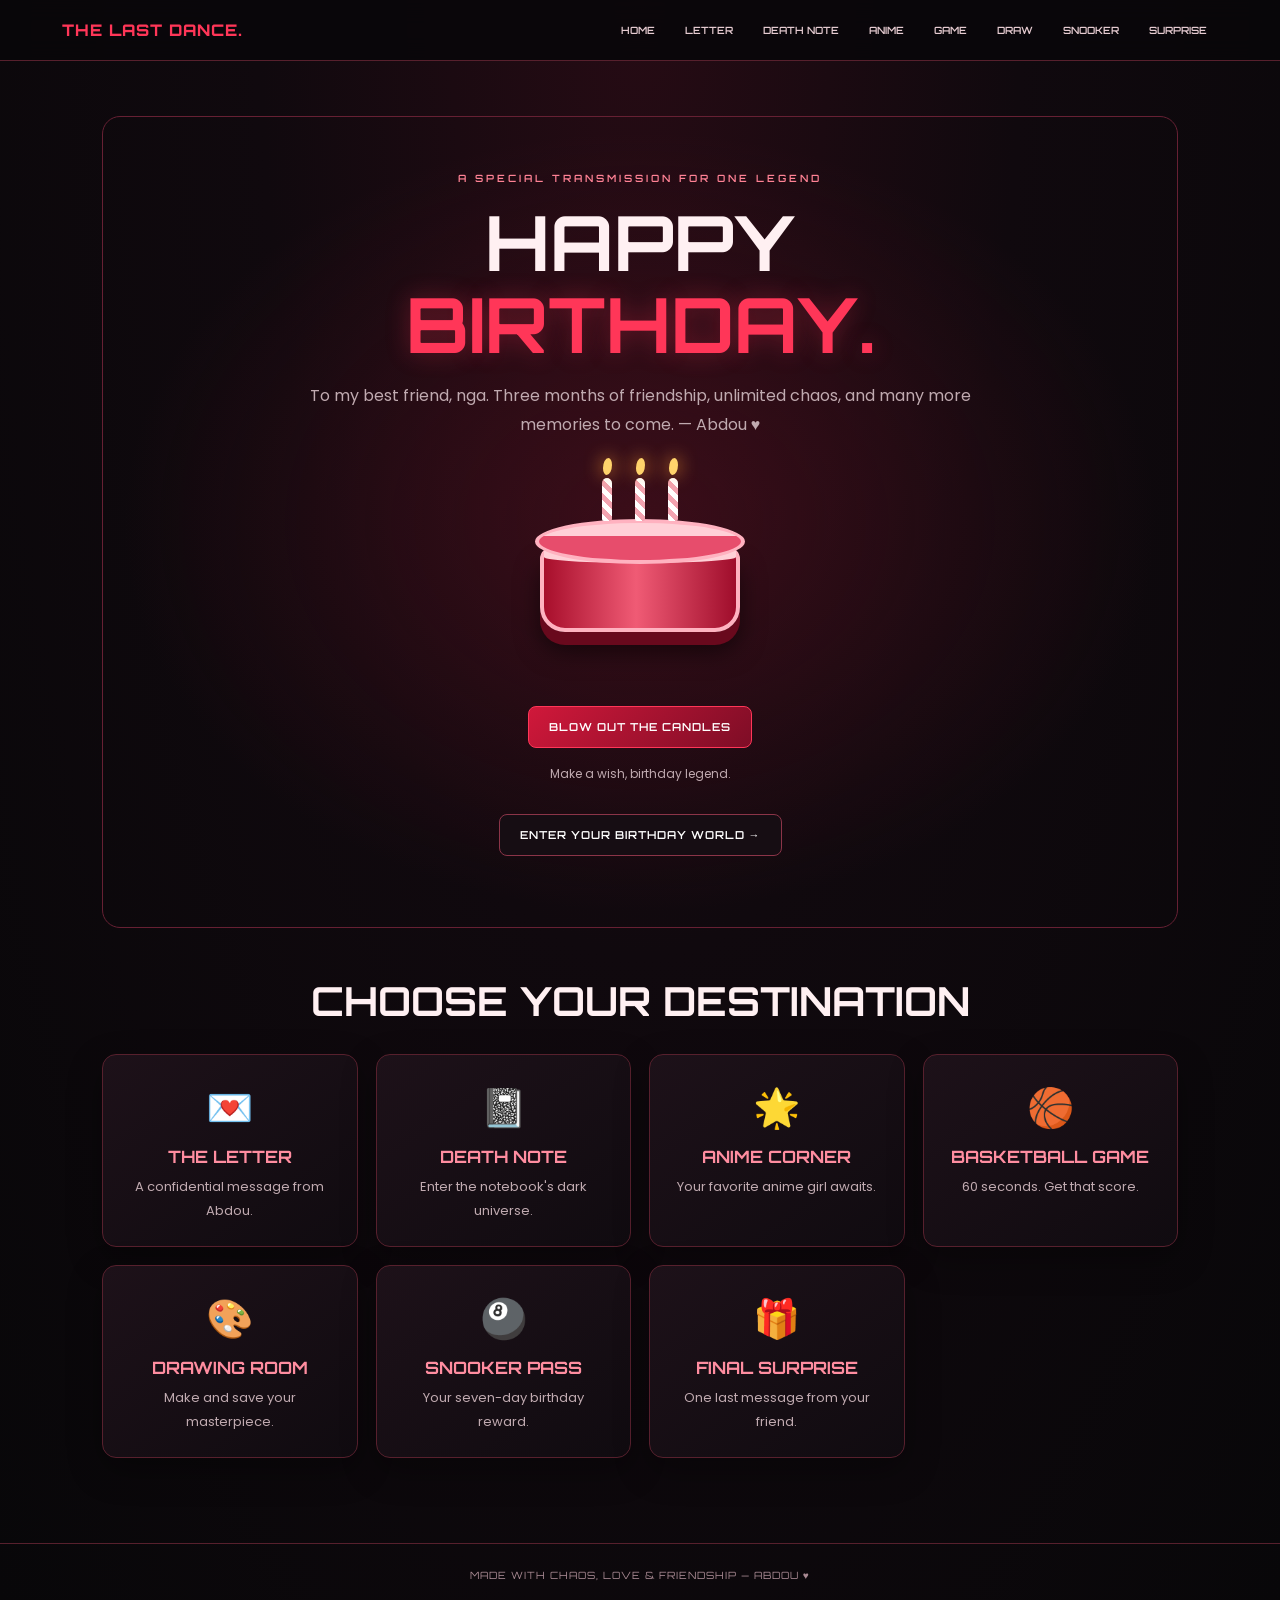
<file: index.html>
<!DOCTYPE html>
<html lang="en"><head><meta charset="UTF-8">
<meta name="viewport" content="width=device-width, initial-scale=1.0">
<title>Birthday World | The Last Dance</title>
<link rel="stylesheet" href="style.css">
<link rel="icon" type="image/svg+xml" href="basketball.svg">
</head>
<body>
<header><nav class="nav">
<a class="brand" href="index.html">THE LAST DANCE<span>.</span></a>
<div class="navlinks">
<a href="index.html">HOME</a><a href="letter.html">LETTER</a><a href="deathnote.html">DEATH NOTE</a><a href="anime.html">ANIME</a><a href="game.html">GAME</a><a href="draw.html">DRAW</a><a href="snooker.html">SNOOKER</a><a href="surprise.html">SURPRISE</a>
</div></nav></header>
<main>
<section class="hero">
<p class="kicker">A SPECIAL TRANSMISSION FOR ONE LEGEND</p>
<h1>HAPPY<br><span>BIRTHDAY.</span></h1>
<p class="lead">To my best friend, nga. Three months of friendship, unlimited chaos, and many more memories to come. — Abdou ♥</p>
<div class="cake-wrap">
<div class="candles"><div class="candle"><i class="flame"></i></div><div class="candle"><i class="flame"></i></div><div class="candle"><i class="flame"></i></div></div>
<div class="cake-top"></div><div class="cake-body"></div>
</div>
<button class="btn" id="blowCandles">BLOW OUT THE CANDLES</button>
<p id="cakeMessage" class="caption">Make a wish, birthday legend.</p>
<p style="margin-top:24px"><a class="btn secondary" href="letter.html">ENTER YOUR BIRTHDAY WORLD →</a></p>
</section>
<h2 class="section-title" style="margin-top:48px">CHOOSE YOUR DESTINATION</h2>
<div class="grid">
<a class="card tile" href="letter.html"><div class="symbol">💌</div><h3>THE LETTER</h3><p>A confidential message from Abdou.</p></a>
<a class="card tile" href="deathnote.html"><div class="symbol">📓</div><h3>DEATH NOTE</h3><p>Enter the notebook's dark universe.</p></a>
<a class="card tile" href="anime.html"><div class="symbol">🌟</div><h3>ANIME CORNER</h3><p>Your favorite anime girl awaits.</p></a>
<a class="card tile" href="game.html"><div class="symbol">🏀</div><h3>BASKETBALL GAME</h3><p>60 seconds. Get that score.</p></a>
<a class="card tile" href="draw.html"><div class="symbol">🎨</div><h3>DRAWING ROOM</h3><p>Make and save your masterpiece.</p></a>
<a class="card tile" href="snooker.html"><div class="symbol">🎱</div><h3>SNOOKER PASS</h3><p>Your seven-day birthday reward.</p></a>
<a class="card tile" href="surprise.html"><div class="symbol">🎁</div><h3>FINAL SURPRISE</h3><p>One last message from your friend.</p></a>
</div>
</main><footer>MADE WITH CHAOS, LOVE & FRIENDSHIP — ABDOU ♥</footer>
<script src="script.js"></script></body></html>
</file>
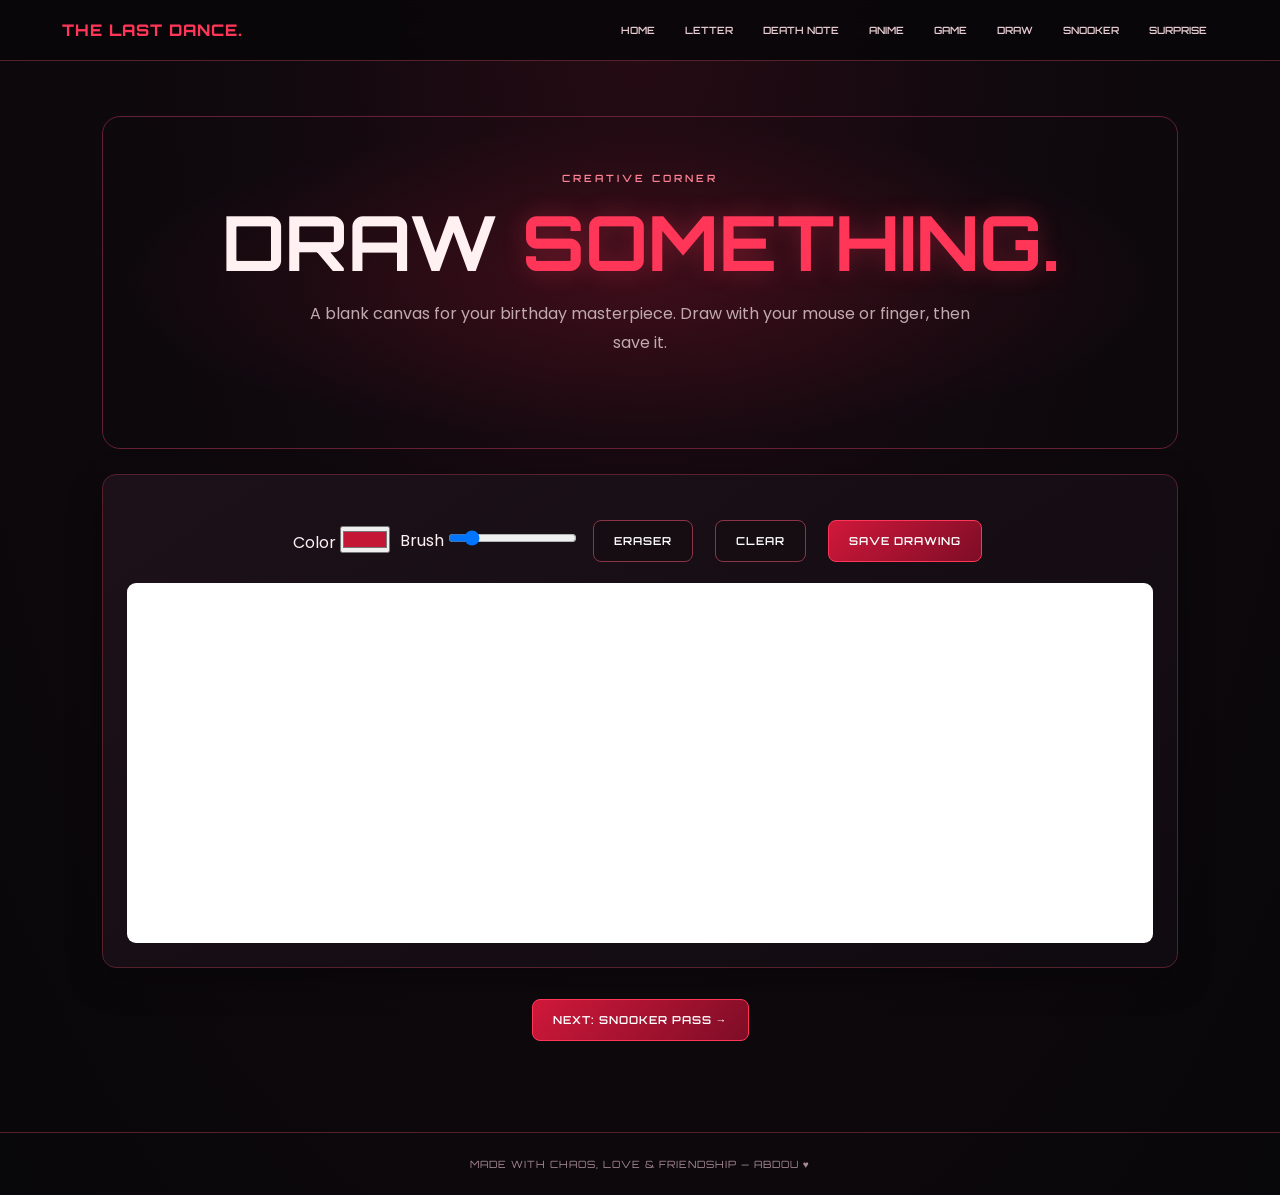
<file: draw.html>
<!DOCTYPE html>
<html lang="en"><head><meta charset="UTF-8"><meta name="viewport" content="width=device-width, initial-scale=1.0">
<title>Drawing Room | The Last Dance</title><link rel="stylesheet" href="style.css"></head><body>

<header><nav class="nav">
<a class="brand" href="index.html">THE LAST DANCE<span>.</span></a>
<div class="navlinks">
<a href="index.html">HOME</a><a href="letter.html">LETTER</a><a href="deathnote.html">DEATH NOTE</a><a href="anime.html">ANIME</a><a href="game.html">GAME</a><a href="draw.html">DRAW</a><a href="snooker.html">SNOOKER</a><a href="surprise.html">SURPRISE</a>
</div></nav></header>
<main>
<section class="hero"><p class="kicker">CREATIVE CORNER</p><h1>DRAW <span>SOMETHING.</span></h1><p class="lead">A blank canvas for your birthday masterpiece. Draw with your mouse or finger, then save it.</p></section>
<div class="card" style="margin-top:25px"><div class="tools"><label>Color <input type="color" id="color" value="#c41635"></label><label>Brush <input type="range" id="size" min="1" max="35" value="6"></label><button class="btn secondary" id="eraser">ERASER</button><button class="btn secondary" id="clear">CLEAR</button><button class="btn" id="save">SAVE DRAWING</button></div><canvas id="drawCanvas"></canvas></div>
<div class="center" style="margin-top:25px"><a class="btn" href="snooker.html">NEXT: SNOOKER PASS →</a></div>
</main><footer>MADE WITH CHAOS, LOVE & FRIENDSHIP — ABDOU ♥</footer>
<script src="script.js"></script></body></html>
</file>
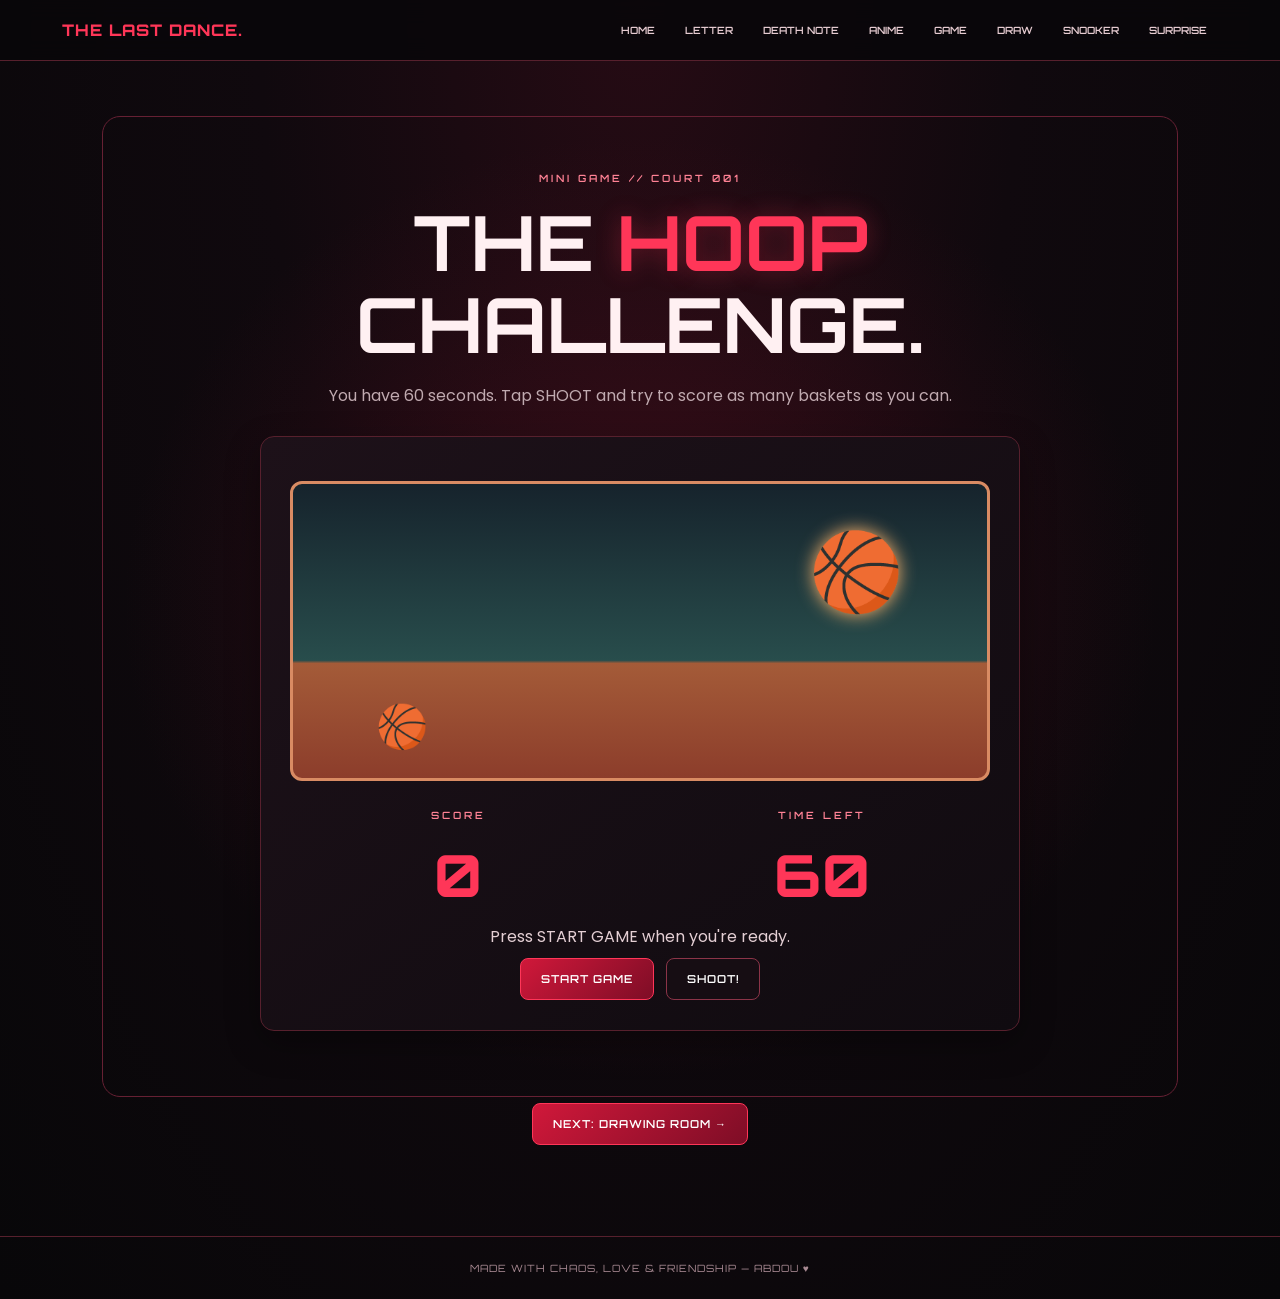
<file: game.html>
<!DOCTYPE html>
<html lang="en"><head><meta charset="UTF-8"><meta name="viewport" content="width=device-width, initial-scale=1.0">
<title>Basketball Challenge | The Last Dance</title><link rel="stylesheet" href="style.css"></head><body>

<header><nav class="nav">
<a class="brand" href="index.html">THE LAST DANCE<span>.</span></a>
<div class="navlinks">
<a href="index.html">HOME</a><a href="letter.html">LETTER</a><a href="deathnote.html">DEATH NOTE</a><a href="anime.html">ANIME</a><a href="game.html">GAME</a><a href="draw.html">DRAW</a><a href="snooker.html">SNOOKER</a><a href="surprise.html">SURPRISE</a>
</div></nav></header>
<main>
<section class="hero"><p class="kicker">MINI GAME // COURT 001</p><h1>THE <span>HOOP</span><br>CHALLENGE.</h1><p class="lead">You have 60 seconds. Tap SHOOT and try to score as many baskets as you can.</p>
<div class="card" style="max-width:760px;margin:auto"><div class="game-court"><div class="hoop">🏀</div><div class="ball" id="ball">🏀</div></div>
<div class="grid"><div><p class="kicker">SCORE</p><div class="score" id="score">0</div></div><div><p class="kicker">TIME LEFT</p><div class="score" id="time">60</div></div></div>
<p id="gameStatus">Press START GAME when you're ready.</p><button class="btn" id="startGame">START GAME</button><button class="btn secondary" id="shoot" disabled>SHOOT!</button></div></section>
<div class="center"><a class="btn" href="draw.html">NEXT: DRAWING ROOM →</a></div>
</main><footer>MADE WITH CHAOS, LOVE & FRIENDSHIP — ABDOU ♥</footer>
<script src="script.js"></script></body></html>
</file>
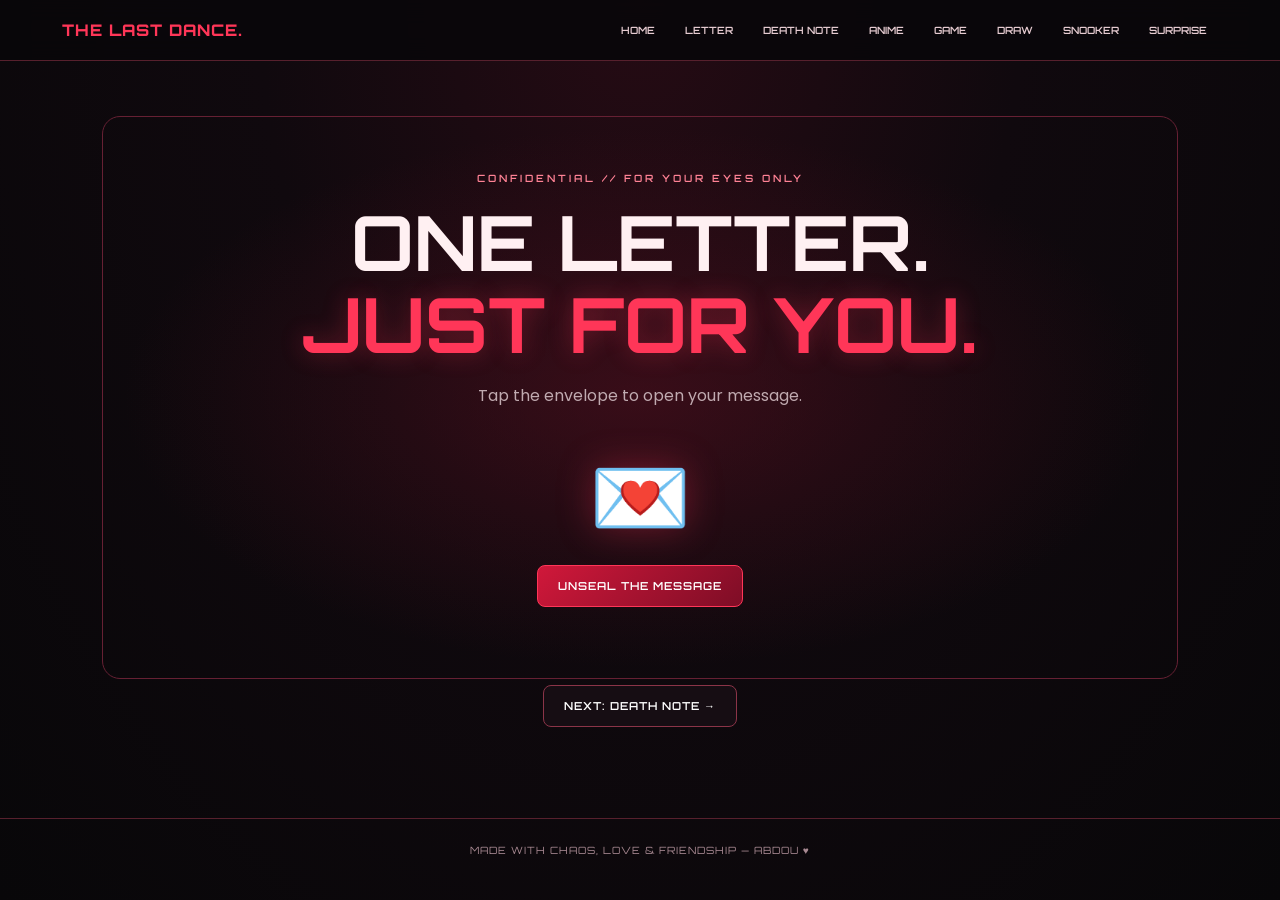
<file: letter.html>
<!DOCTYPE html>
<html lang="en"><head><meta charset="UTF-8"><meta name="viewport" content="width=device-width, initial-scale=1.0">
<title>Secret Letter | The Last Dance</title><link rel="stylesheet" href="style.css"></head><body>

<header><nav class="nav">
<a class="brand" href="index.html">THE LAST DANCE<span>.</span></a>
<div class="navlinks">
<a href="index.html">HOME</a><a href="letter.html">LETTER</a><a href="deathnote.html">DEATH NOTE</a><a href="anime.html">ANIME</a><a href="game.html">GAME</a><a href="draw.html">DRAW</a><a href="snooker.html">SNOOKER</a><a href="surprise.html">SURPRISE</a>
</div></nav></header>
<main>
<section class="hero"><p class="kicker">CONFIDENTIAL // FOR YOUR EYES ONLY</p><h1>ONE LETTER.<br><span>JUST FOR YOU.</span></h1>
<p class="lead">Tap the envelope to open your message.</p>
<div class="envelope" id="openEnvelope" role="button" aria-label="Open letter">💌</div>
<button class="btn" id="openLetter">UNSEAL THE MESSAGE</button></section>
<article class="letter hidden" id="letterContent">
<h3>Dear absolute menace,</h3>
<p>HAPPY BIRTHDAY NGA 😭❤️</p>
<p>Even though we've only known each other for 3 months, you're already my best friend nga. I genuinely didn't expect to find someone like you this quickly.</p>
<p>Even though you're gay asf, you're still my friend LMAOOO. And bro, you're never getting a girlfriend lolll 😭</p>
<p>Jokes aside, I'm glad we became friends. Keep being yourself, keep enjoying anime, basketball, volleyball and snooker, and never stop being the absolute legend you are.</p>
<p>Here's to more laughs, more games, more anime debates and many more years of friendship.</p>
<h3>Happy birthday, you idiot. ❤️</h3><p style="text-align:right"><b>— ABDOU</b></p>
</article>
<div class="center"><a class="btn secondary" href="deathnote.html">NEXT: DEATH NOTE →</a></div>
</main><footer>MADE WITH CHAOS, LOVE & FRIENDSHIP — ABDOU ♥</footer>
<script src="script.js"></script></body></html>
</file>
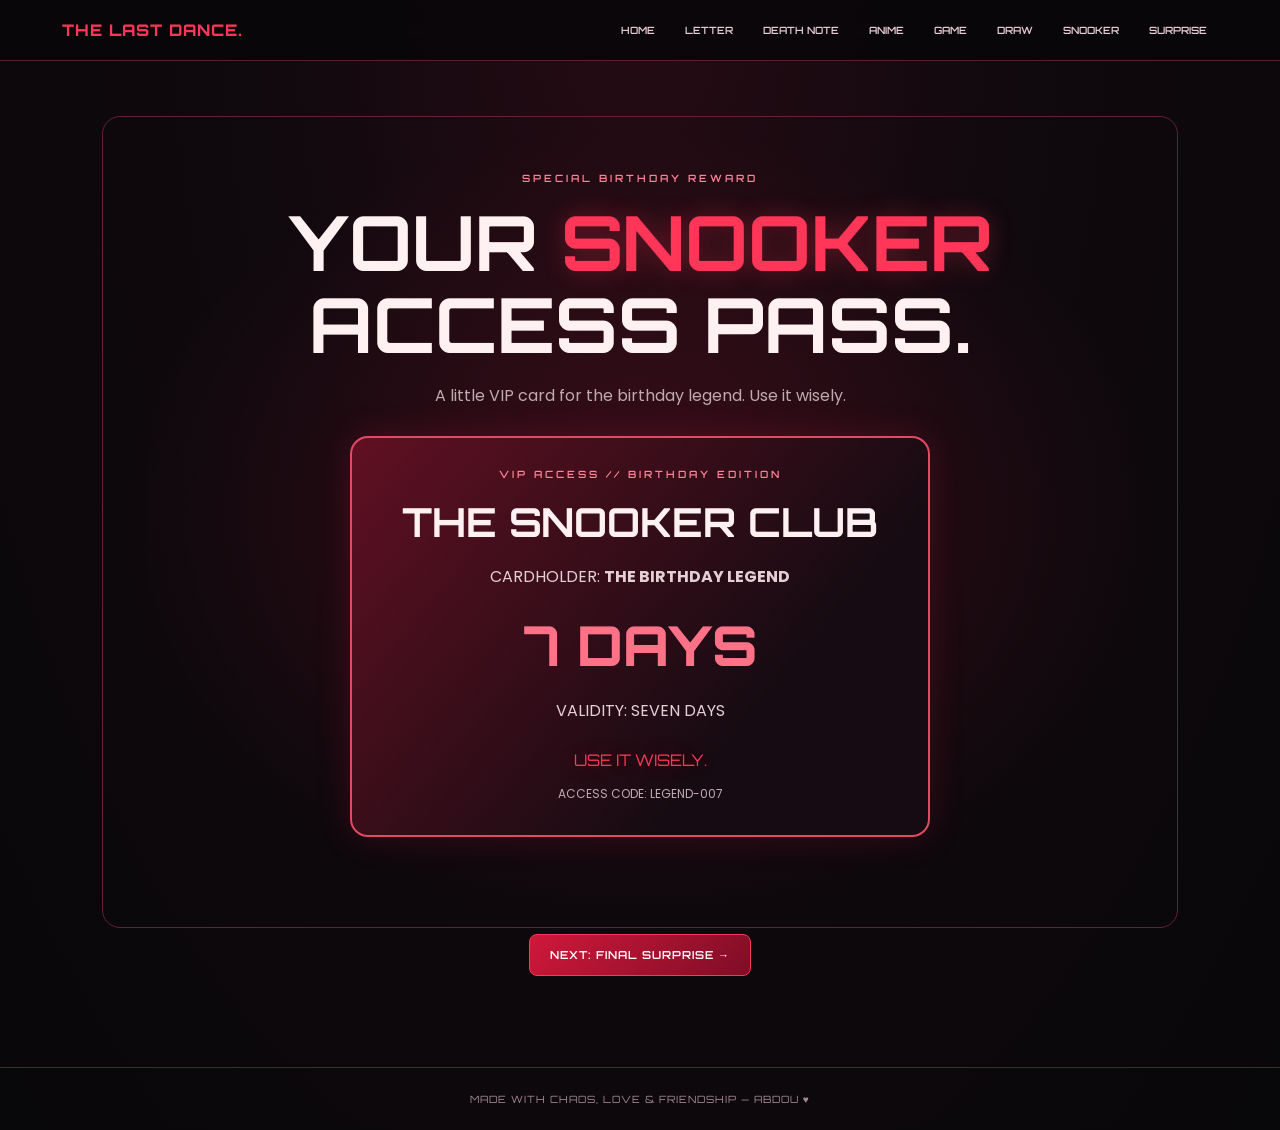
<file: snooker.html>
<!DOCTYPE html>
<html lang="en"><head><meta charset="UTF-8"><meta name="viewport" content="width=device-width, initial-scale=1.0">
<title>Snooker VIP Pass | The Last Dance</title><link rel="stylesheet" href="style.css"></head><body>

<header><nav class="nav">
<a class="brand" href="index.html">THE LAST DANCE<span>.</span></a>
<div class="navlinks">
<a href="index.html">HOME</a><a href="letter.html">LETTER</a><a href="deathnote.html">DEATH NOTE</a><a href="anime.html">ANIME</a><a href="game.html">GAME</a><a href="draw.html">DRAW</a><a href="snooker.html">SNOOKER</a><a href="surprise.html">SURPRISE</a>
</div></nav></header>
<main>
<section class="hero"><p class="kicker">SPECIAL BIRTHDAY REWARD</p><h1>YOUR <span>SNOOKER</span><br>ACCESS PASS.</h1><p class="lead">A little VIP card for the birthday legend. Use it wisely.</p>
<div class="pass"><p class="kicker">VIP ACCESS // BIRTHDAY EDITION</p><h2>THE SNOOKER CLUB</h2><p>CARDHOLDER: <b>THE BIRTHDAY LEGEND</b></p><div class="days">7 DAYS</div><p>VALIDITY: SEVEN DAYS</p><p class="red" style="font-family:Orbitron;margin-top:20px">USE IT WISELY.</p><p class="caption">ACCESS CODE: LEGEND-007</p></div></section>
<div class="center"><a class="btn" href="surprise.html">NEXT: FINAL SURPRISE →</a></div>
</main><footer>MADE WITH CHAOS, LOVE & FRIENDSHIP — ABDOU ♥</footer>
<script src="script.js"></script></body></html>
</file>
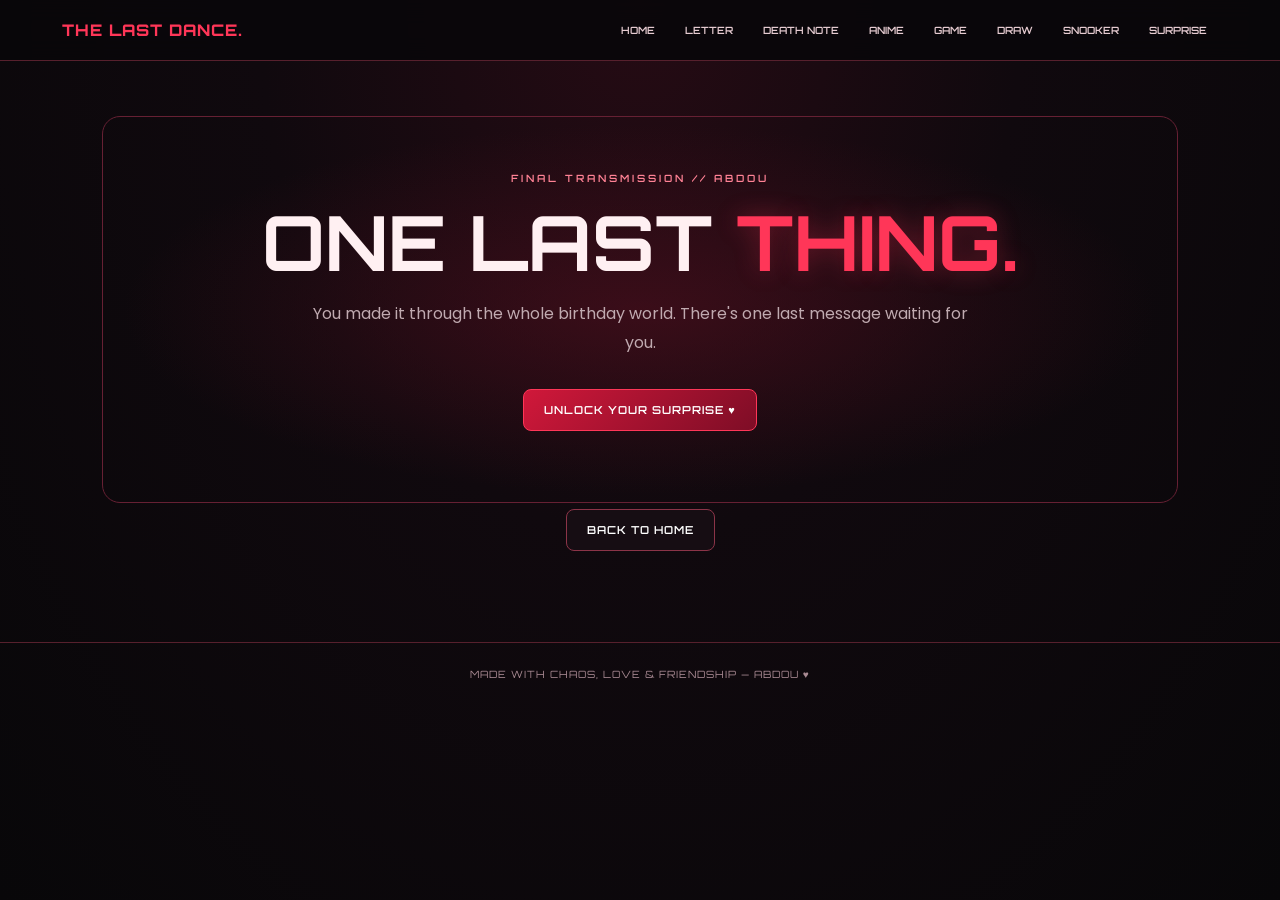
<file: surprise.html>
<!DOCTYPE html>
<html lang="en"><head><meta charset="UTF-8"><meta name="viewport" content="width=device-width, initial-scale=1.0">
<title>Final Surprise | The Last Dance</title><link rel="stylesheet" href="style.css"></head><body>

<header><nav class="nav">
<a class="brand" href="index.html">THE LAST DANCE<span>.</span></a>
<div class="navlinks">
<a href="index.html">HOME</a><a href="letter.html">LETTER</a><a href="deathnote.html">DEATH NOTE</a><a href="anime.html">ANIME</a><a href="game.html">GAME</a><a href="draw.html">DRAW</a><a href="snooker.html">SNOOKER</a><a href="surprise.html">SURPRISE</a>
</div></nav></header>
<main>
<section class="hero"><p class="kicker">FINAL TRANSMISSION // ABDOU</p><h1>ONE LAST <span>THING.</span></h1><p class="lead">You made it through the whole birthday world. There's one last message waiting for you.</p>
<button class="btn" id="revealSurprise">UNLOCK YOUR SURPRISE ♥</button>
<div id="surpriseMessage" class="card hidden" style="max-width:680px;margin:30px auto"><h2 class="red">YOU'RE A LEGEND.</h2><p>Even though it's only been three months, you've become one of my closest friends. Thanks for all the laughs, anime talks, games and random chaos. I hope this year brings you happiness, good memories, and a ridiculous amount of shawarma.</p><p style="margin-top:20px">Happy birthday, bro. Never change.</p><h2 style="margin-top:22px">— ABDOU ❤️</h2><div style="font-size:40px;margin-top:18px">🎂 🏀 🏐 🎱 🌯</div></div>
</section><div class="center"><a class="btn secondary" href="index.html">BACK TO HOME</a></div>
</main><footer>MADE WITH CHAOS, LOVE & FRIENDSHIP — ABDOU ♥</footer>
<script src="script.js"></script></body></html>
</file>
<file: style.css>
@import url('https://fonts.googleapis.com/css2?family=Orbitron:wght@400;600;800&family=Poppins:wght@300;400;600;700&display=swap');
:root{--red:#c41635;--hot:#ff3658;--dark:#09070a;--panel:#171016;--line:#57202d;--white:#fff0f2;--muted:#c0aab0}
*{box-sizing:border-box;margin:0;padding:0}
html{scroll-behavior:smooth}
body{background:radial-gradient(ellipse at top,#260b14 0,#10090e 42%,#080709 100%);color:var(--white);font-family:Poppins,Arial,sans-serif;min-height:100vh}
a{color:inherit;text-decoration:none}
header{position:sticky;top:0;z-index:20;background:#09070aeb;border-bottom:1px solid var(--line);backdrop-filter:blur(12px)}
.nav{max-width:1200px;margin:auto;padding:14px 22px;display:flex;align-items:center;justify-content:space-between;gap:15px;flex-wrap:wrap}
.brand{font:800 16px Orbitron,sans-serif;color:var(--hot);letter-spacing:1px}
.navlinks{display:flex;gap:8px;flex-wrap:wrap}
.navlinks a{font:600 10px Orbitron,sans-serif;color:#e6cbd1;padding:9px 10px;border:1px solid transparent;border-radius:7px}
.navlinks a:hover,.navlinks a.active{border-color:var(--hot);color:white;background:#b3132d30;box-shadow:0 0 14px #ff365833}
main{max-width:1120px;margin:auto;padding:55px 22px 85px}
.hero{text-align:center;padding:55px 20px 65px;background:radial-gradient(ellipse at center,#57102088,transparent 68%);border:1px solid #662033;border-radius:18px;overflow:hidden}
.kicker{font:600 10px Orbitron,sans-serif;letter-spacing:3px;color:#ff8295;margin-bottom:17px}
h1,h2,h3{font-family:Orbitron,sans-serif}
h1{font-size:clamp(36px,7vw,76px);line-height:1.08}
h1 span,.red{color:var(--hot);text-shadow:0 0 24px #ff365855}
h2{font-size:clamp(24px,4vw,40px);margin-bottom:16px}
h3{font-size:17px}
p{line-height:1.8;color:#e4cfd4}
.lead{max-width:680px;margin:17px auto 25px;color:var(--muted)}
.btn{display:inline-block;border:1px solid var(--hot);background:linear-gradient(135deg,#d0183a,#7e0d26);color:white;padding:13px 20px;border-radius:8px;font:600 11px Orbitron,sans-serif;letter-spacing:1px;cursor:pointer;transition:.2s;margin:6px}
.btn:hover{transform:translateY(-3px);box-shadow:0 0 22px #ff365866}
.btn.secondary{background:#160d13;border-color:#8b3448}
.card{background:linear-gradient(145deg,#1d1119,#100b10);border:1px solid var(--line);border-radius:14px;padding:24px;box-shadow:0 12px 35px #0005}
.grid{display:grid;grid-template-columns:repeat(auto-fit,minmax(220px,1fr));gap:18px;margin-top:28px}
.tile{display:block;text-align:center;transition:.2s}
.tile:hover{transform:translateY(-5px);border-color:var(--hot)}
.tile .symbol{font-size:38px;margin-bottom:10px}
.tile h3{color:#ff8da0;margin-bottom:8px}
.tile p{font-size:13px;color:var(--muted)}
.section-title{text-align:center;margin:15px 0 28px}
.photo{width:100%;height:230px;object-fit:cover;border-radius:10px;border:1px solid #743044;background:#160d13}
.photo.tall{height:340px}
.caption{font-size:12px;color:var(--muted);margin-top:9px}
.center{text-align:center}
.cake-wrap{margin:38px auto 22px;display:flex;align-items:center;flex-direction:column;min-height:200px}
.candles{display:flex;gap:23px;margin-bottom:-2px;z-index:2}
.candle{width:10px;height:43px;border-radius:5px 5px 2px 2px;background:repeating-linear-gradient(45deg,#fff 0 5px,#f2a3b0 5px 10px);position:relative}
.flame{position:absolute;top:-20px;left:1px;width:9px;height:17px;border-radius:60% 40% 60% 40%;background:#ffd36b;box-shadow:0 0 18px #ff9c35;animation:flicker .55s infinite alternate}
@keyframes flicker{to{transform:scale(.8) rotate(8deg);opacity:.7}}
.cake-top{width:210px;height:45px;background:linear-gradient(#ffd0d7 0 35%,#e74d6c 36%);border-radius:50%;border:4px solid #ffb2c0;position:relative;z-index:1}
.cake-body{width:200px;height:85px;margin-top:-17px;border-radius:12px 12px 25px 25px;background:linear-gradient(90deg,#a70e2b,#f05b75 48%,#9f0d2b);border:4px solid #ffb2c0;box-shadow:0 13px 0 #69091d,0 20px 25px #0008}
.cake-body:after{content:"";display:block;width:100%;height:12px;background:#ffd0d7;border-radius:0 0 50% 50%;margin-top:0}
.envelope{font-size:82px;cursor:pointer;filter:drop-shadow(0 0 18px #ff365855);transition:.25s}
.envelope:hover{transform:scale(1.08) rotate(-3deg)}
.letter{max-width:760px;margin:25px auto;background:#f6e8e7;color:#29131a;padding:clamp(22px,5vw,45px);border-radius:5px;box-shadow:0 0 35px #ff365822;line-height:2}
.letter p{color:#39232a;margin:13px 0}
.letter h3{color:#9d1230;margin-bottom:15px}
.hidden{display:none!important}
.score{font:800 58px Orbitron;color:var(--hot);margin:12px}
.game-court{position:relative;max-width:700px;height:300px;margin:20px auto;background:linear-gradient(#16232c,#284d4c 60%,#a45b38 61%,#8c3d2b);border:3px solid #d98b63;border-radius:12px;overflow:hidden}
.hoop{position:absolute;right:12%;top:30px;font-size:76px;filter:drop-shadow(0 0 9px #ffb56c)}
.ball{position:absolute;left:12%;bottom:20px;font-size:42px;cursor:pointer;transition:transform .35s}
.ball.shoot{transform:translate(390px,-180px) rotate(600deg)}
#drawCanvas{width:100%;height:360px;background:#fff;border-radius:9px;touch-action:none;display:block;cursor:crosshair}
.tools{display:flex;gap:10px;align-items:center;justify-content:center;flex-wrap:wrap;margin:15px 0}
.pass{max-width:580px;margin:25px auto;padding:30px;border:2px solid #e04b64;border-radius:18px;background:linear-gradient(130deg,#601022,#160b12 70%);box-shadow:0 0 35px #d51c4430}
.pass .days{font:800 55px Orbitron;color:#ff7187;margin:18px 0}
footer{text-align:center;padding:25px;border-top:1px solid var(--line);color:#a98a93;font:10px Orbitron,sans-serif;letter-spacing:1px}
@media(max-width:650px){.nav{justify-content:center}.navlinks{justify-content:center}.navlinks a{font-size:9px;padding:8px 7px}main{padding:35px 14px 60px}.game-court{height:240px}.ball.shoot{transform:translate(190px,-130px) rotate(600deg)}}
</file>
